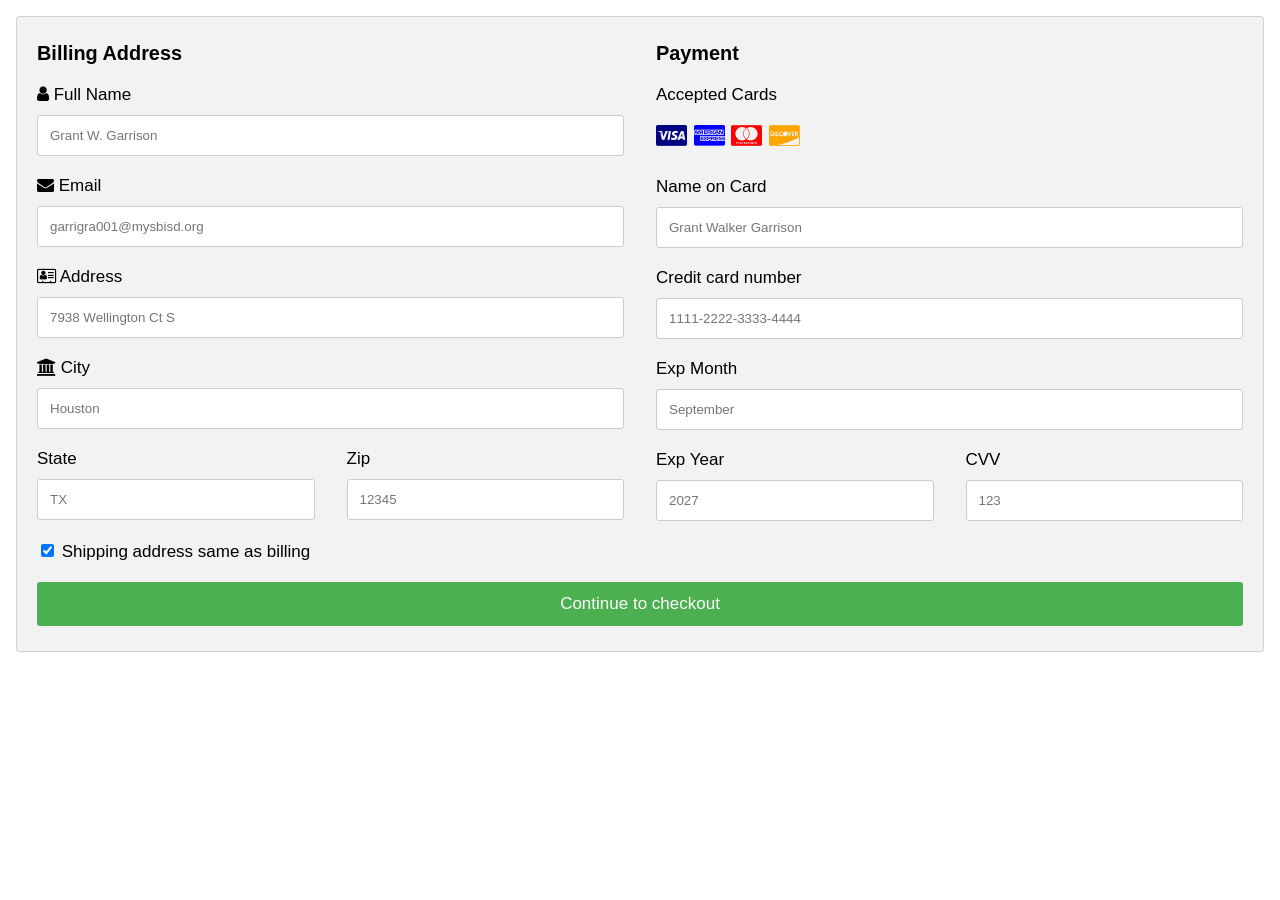
<file: src/main/resources/templates/Purchase.html>
<!DOCTYPE html>
<html lang="en">
<head>
    <meta charset="UTF-8">
    <title>Success</title>
    <link href="https://cdnjs.cloudflare.com/ajax/libs/font-awesome/4.7.0/css/font-awesome.min.css" rel="stylesheet">
    <style>
        header {
            display: flex;
            justify-content: flex-start;
            align-items: center;
            background-color: #ffffff;
            color: #fff; /* Change the text color to white */
            padding: 10px;
            position: fixed;
            top: 0;
            left: 0;
            width: 100%;
        }

        body {
            font-family: Arial;
            font-size: 17px;
            padding: 8px;
        }

        * {
            box-sizing: border-box;
        }

        .row {
            display: -ms-flexbox; /* IE10 */
            display: flex;
            -ms-flex-wrap: wrap; /* IE10 */
            flex-wrap: wrap;
            margin: 0 -16px;
        }

        .col-25 {
            -ms-flex: 25%; /* IE10 */
            flex: 25%;
        }

        .col-50 {
            -ms-flex: 50%; /* IE10 */
            flex: 50%;
        }

        .col-75 {
            -ms-flex: 75%; /* IE10 */
            flex: 75%;
        }

        .col-25,
        .col-50,
        .col-75 {
            padding: 0 16px;
        }

        .container {
            background-color: #f2f2f2;
            padding: 5px 20px 15px 20px;
            border: 1px solid lightgrey;
            border-radius: 3px;
        }

        .quantity-btn {
            width: 25px; /* Adjust the width to your desired size */
            height: 20px; /* Adjust the height to your desired size */
        }

        input[type=text] {
            width: 100%;
            margin-bottom: 20px;
            padding: 12px;
            border: 1px solid #ccc;
            border-radius: 3px;
        }

        .h2 {
            text-align: center;
            display: flex;
            align-items: center;
        }


        label {
            margin-bottom: 10px;
            display: block;
        }

        .icon-container {
            margin-bottom: 20px;
            padding: 7px 0;
            font-size: 24px;
        }

        .btn {
            background-color: #4CAF50;
            color: white;
            padding: 12px;
            margin: 10px 0;
            border: none;
            border: none;
            width: 100%;
            border-radius: 3px;
            cursor: pointer;
            font-size: 17px;
        }

        .btn:hover {
            background-color: #45a049;
        }

        a {
            color: #2196F3;
        }

        hr {
            border: 1px solid lightgrey;
        }

        span.price {
            float: right;
            color: grey;

        }
    </style>
</head>
<body>
<div class="tabcontent" id="Cart"></div>
<div class="row">
    <div class="col-75">
        <div class="container">
            <form action="/checkout" method="post">

                <div class="row">
                    <div class="col-50">
                        <h3>Billing Address</h3>
                        <label for="fname"><i class="fa fa-user"></i> Full Name</label>
                        <input id="fname" name="firstname" placeholder="Grant W. Garrison" type="text">
                        <label for="email"><i class="fa fa-envelope"></i> Email</label>
                        <input id="email" name="email" placeholder="garrigra001@mysbisd.org" type="text">
                        <label for="adr"><i class="fa fa-address-card-o"></i> Address</label>
                        <input id="adr" name="address" placeholder="7938 Wellington Ct S" type="text">
                        <label for="city"><i class="fa fa-institution"></i> City</label>
                        <input id="city" name="city" placeholder="Houston" type="text">

                        <div class="row">
                            <div class="col-50">
                                <label for="state">State</label>
                                <input id="state" name="state" placeholder="TX" type="text">
                            </div>
                            <div class="col-50">
                                <label for="zip">Zip</label>
                                <input id="zip" name="zip" placeholder="12345" type="text">
                            </div>
                        </div>
                    </div>

                    <div class="col-50">
                        <h3>Payment</h3>
                        <label for="fname">Accepted Cards</label>
                        <div class="icon-container">
                            <i class="fa fa-cc-visa" style="color:navy;"></i>
                            <i class="fa fa-cc-amex" style="color:blue;"></i>
                            <i class="fa fa-cc-mastercard" style="color:red;"></i>
                            <i class="fa fa-cc-discover" style="color:orange;"></i>
                        </div>
                        <label for="cname">Name on Card</label>
                        <input id="cname" name="cardname" placeholder="Grant Walker Garrison" type="text">
                        <label for="ccnum">Credit card number</label>
                        <input id="ccnum" name="cardnumber" placeholder="1111-2222-3333-4444" type="text">
                        <label for="expmonth">Exp Month</label>
                        <input id="expmonth" name="expmonth" placeholder="September" type="text">
                        <div class="row">
                            <div class="col-50">
                                <label for="expyear">Exp Year</label>
                                <input id="expyear" name="expyear" placeholder="2027" type="text">
                            </div>
                            <div class="col-50">
                                <label for="cvv">CVV</label>
                                <input id="cvv" name="cvv" placeholder="123" type="text">
                            </div>
                        </div>
                    </div>

                </div>
                <label>
                    <input checked="checked" name="sameadr" type="checkbox"> Shipping address same as billing
                </label>
                <input class="btn" type="submit" value="Continue to checkout">
            </form>
        </div>
    </div>

    <script>
        function openPage(pageName, elmnt, color) {
            var i, tabcontent, tablinks;
            tabcontent = document.getElementsByClassName("tabcontent");
            for (i = 0; i < tabcontent.length; i++) {
                tabcontent[i].style.display = "none";
            }
            tablinks = document.getElementsByClassName("tablink");
            for (i = 0; i < tablinks.length; i++) {
                tablinks[i].style.backgroundColor = "";
            }
            document.getElementById(pageName).style.display = "block";
            elmnt.style.backgroundColor = color;
        }

        // Get the element with id="defaultOpen" and click on it
        document.getElementById("defaultOpen").click();
    </script>

</div>


<script>
    function openPage(pageName, elmnt, color) {
        var i, tabcontent, tablinks;
        tabcontent = document.getElementsByClassName("tabcontent");
        for (i = 0; i < tabcontent.length; i++) {
            tabcontent[i].style.display = "none";
        }
        tablinks = document.getElementsByClassName("tablink");
        for (i = 0; i < tablinks.length; i++) {
            tablinks[i].style.backgroundColor = "";
        }
        document.getElementById(pageName).style.display = "block";
        elmnt.style.backgroundColor = color;
    }

    // Get the element with id="defaultOpen" and click on it
    document.getElementById("defaultOpen").click();
</script>
</body>
</html>
</file>
